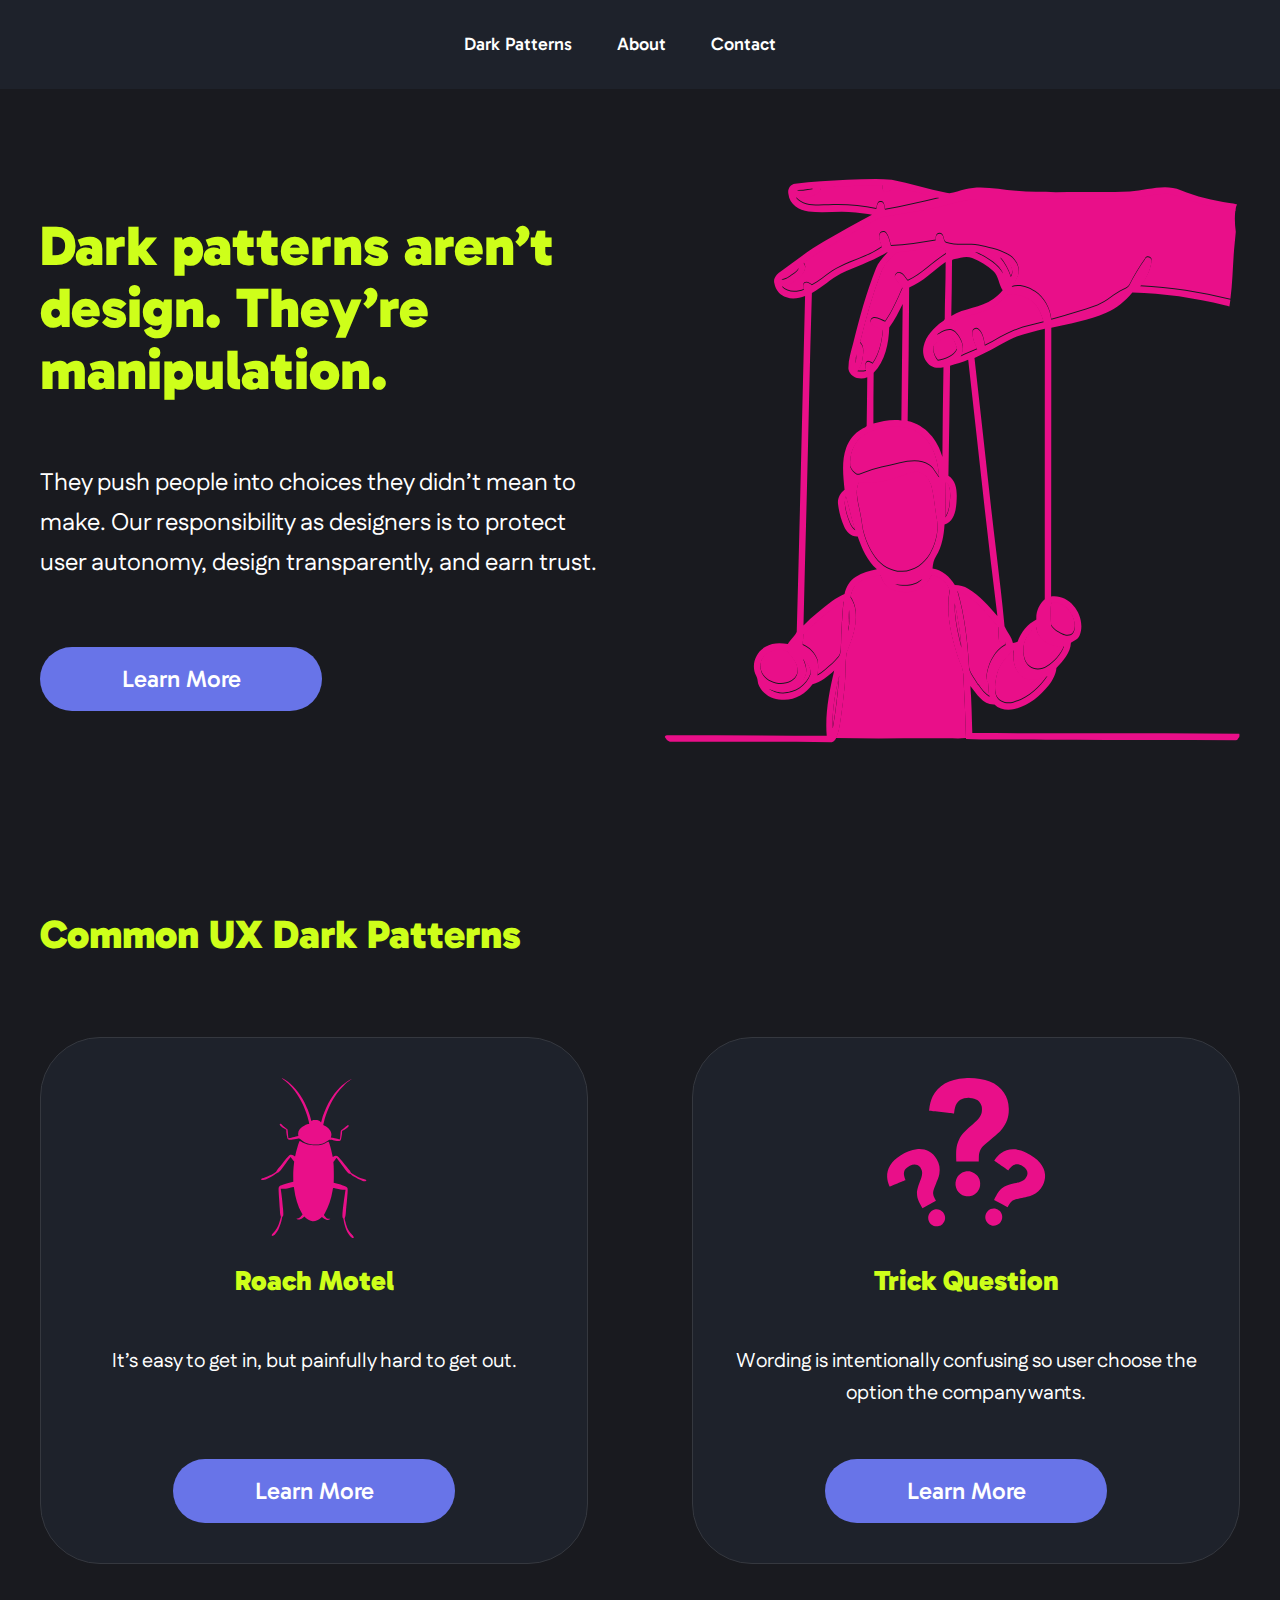
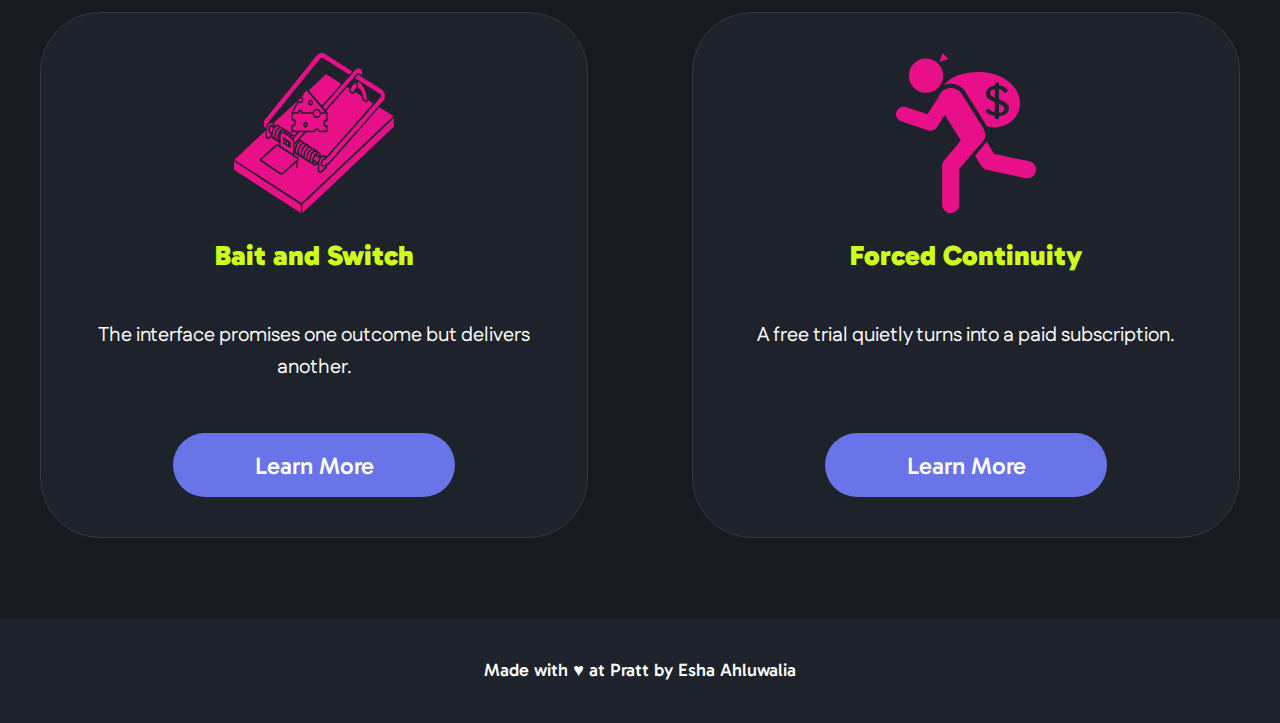
<file: index.html>
<!DOCTYPE html>

<html lang="en" dir="ltr">
<head>
    <meta charset="UTF-8">
    <link rel="stylesheet" href="personal-webpage.css">
    <link rel="stylesheet" href="https://cdnjs.cloudflare.com/ajax/libs/font-awesome/6.4.0/css/all.min.css">
    <meta name="viewport" content="width=device-width, initial-scale=1.0">
    <title>Dark Patterns</title>
    <link rel="preconnect" href="https://fonts.googleapis.com">
    <link rel="preconnect" href="https://fonts.gstatic.com" crossorigin>
    <link href="https://fonts.googleapis.com/css2?family=Gabarito:wght@400..900&display=swap" rel="stylesheet">
    <link rel="preconnect" href="https://fonts.googleapis.com">
    <link rel="preconnect" href="https://fonts.gstatic.com" crossorigin>
    <link href="https://fonts.googleapis.com/css2?family=Fustat:wght@200..800&display=swap" rel="stylesheet">

  
</head>
<body>
    <div class=nav-bar> 
        <nav>
            <a href="#dark-patterns">Dark Patterns</a>
            <a href="about.html">About</a>
            <a href="contact.html">Contact</a>
        </nav>
    </div>
    <div class="container" role="main">
        <div class="top-half">
            <div class="top-container">
                <div class="header-content">
                    <h1>Dark patterns aren’t design. They’re manipulation.</h1>
                    <p>They push people into choices they didn’t mean to make. Our responsibility as designers 
                        is to protect user autonomy, design transparently, and earn trust.
                    </p>
                </div>
                <a class="button" href="#dark-patterns">Learn More</a>
            </div>
            
            <div class="top-container">
                <img src="manipulation.svg" alt="A user being manipulated like a puppet">
            </div>
        </div>

        <div id="dark-patterns">
                <h2>Common UX Dark Patterns</h2>
                <div class="bottom-half">
                    <div class="bottom-card">
                        <div class="card-content">
                            <img src="roach.svg" alt="Cockroach.">
                            <h3>Roach Motel</h3>
                            <p class="pattern-description">It’s easy to get in, but painfully hard to get out.
                            </p>
                        </div>
                        <a class="button" href="roach-motel.html">Learn More</a>
                    </div>
                    <div class="bottom-card">
                        <div class="card-content">
                            <img src="question.svg" alt="Question marks.">
                            <h3>Trick Question</h3>
                            <p class="pattern-description">Wording is intentionally confusing so user choose the option 
                                the company wants.
                            </p>
                        </div>
                        <a class="button" href="trick-question.html">Learn More</a>
                    </div>

                    <div class="bottom-card">
                        <div class="card-content">
                            <img src="bait.svg" alt="Cheese mouse trap.">
                            <h3>Bait and Switch</h3>
                            <p class="pattern-description">The interface promises one outcome but delivers another.
                            </p>
                        </div>
                        <a class="button" href="bait-and-switch.html">Learn More</a>
                    </div>
                    
                    
                    <div class="bottom-card">
                        <div class="card-content">
                            <img src="theif.svg" alt="myPaws Degree Audit.">
                            <h3>Forced Continuity</h3>
                            <p class="pattern-description">A free trial quietly turns into a paid subscription.
                            </p>
                        </div>
                        <a class="button" href="forced-continuity.html">Learn More</a>
                    </div>
            </div>    
         </div>
    </div>
    <footer>
        <p>Made with ♥ at Pratt by Esha Ahluwalia</p>
    </footer>
</body>
</html>
</file>
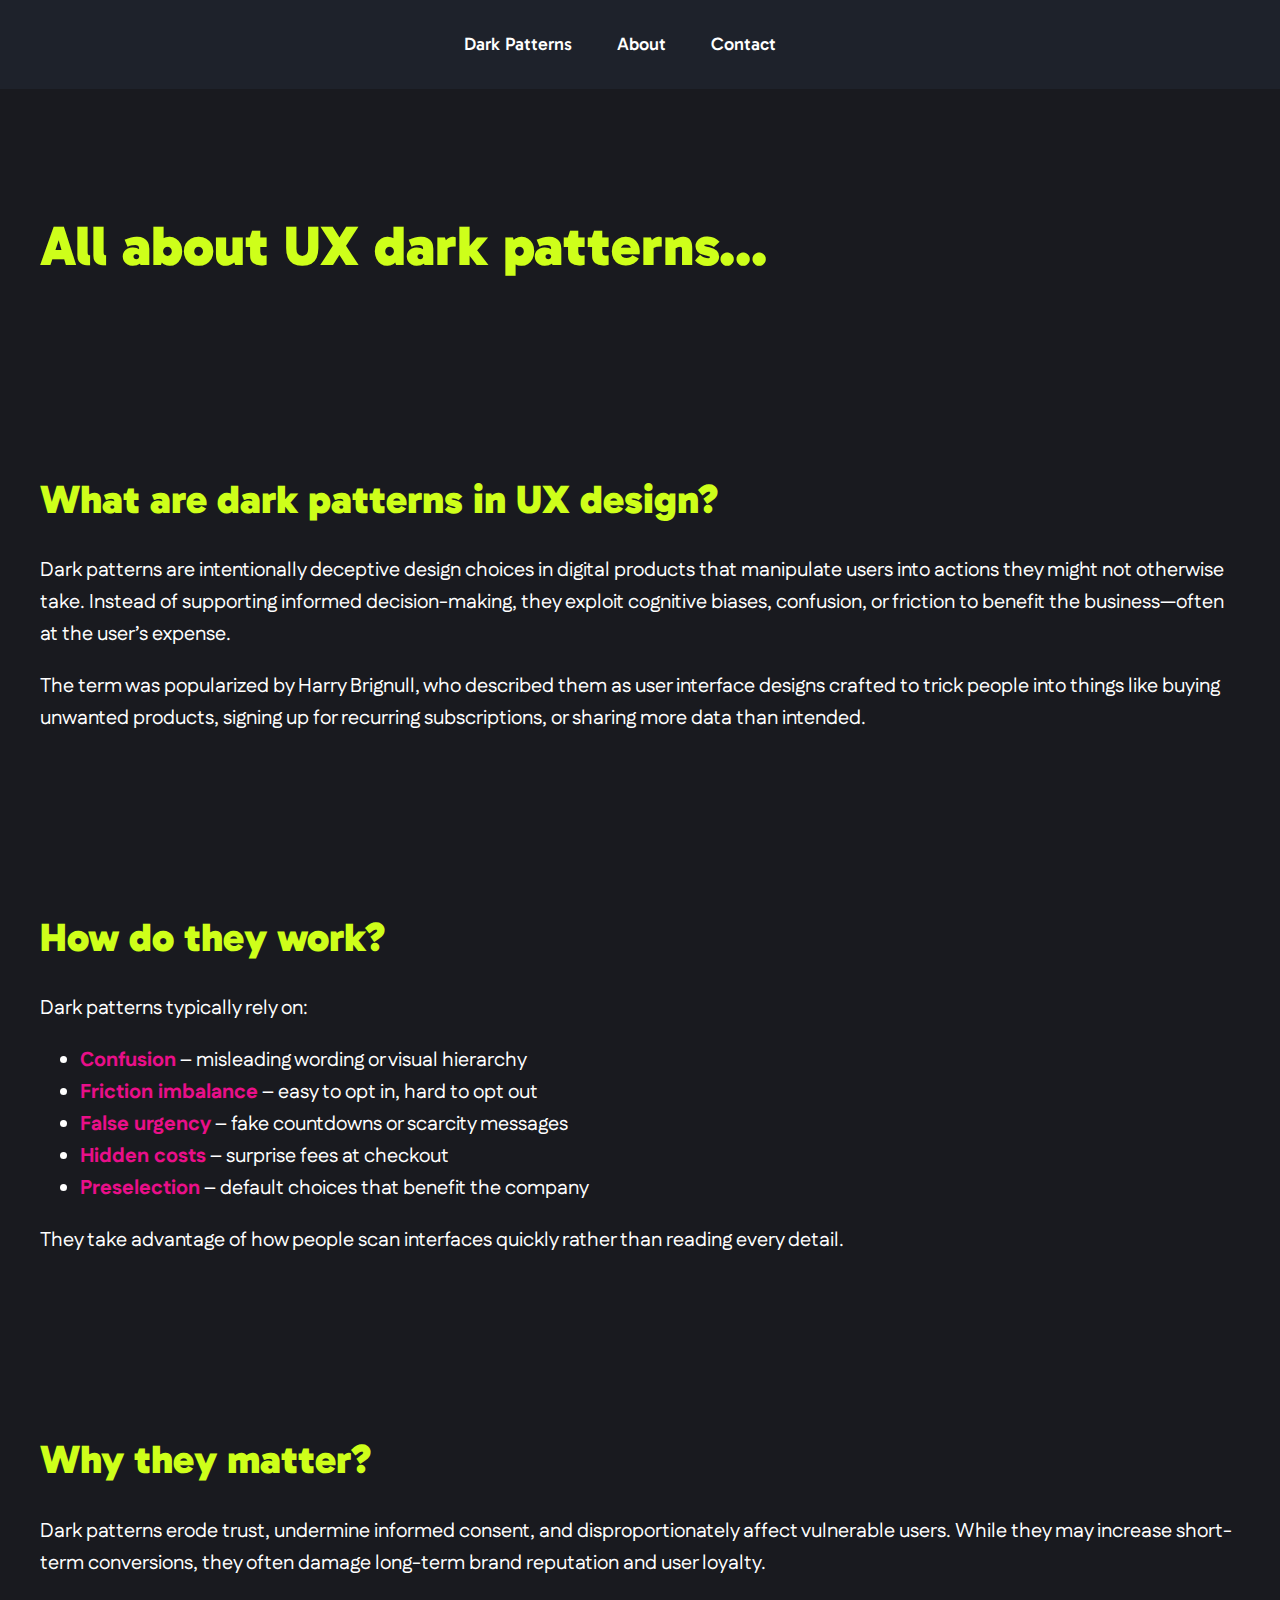
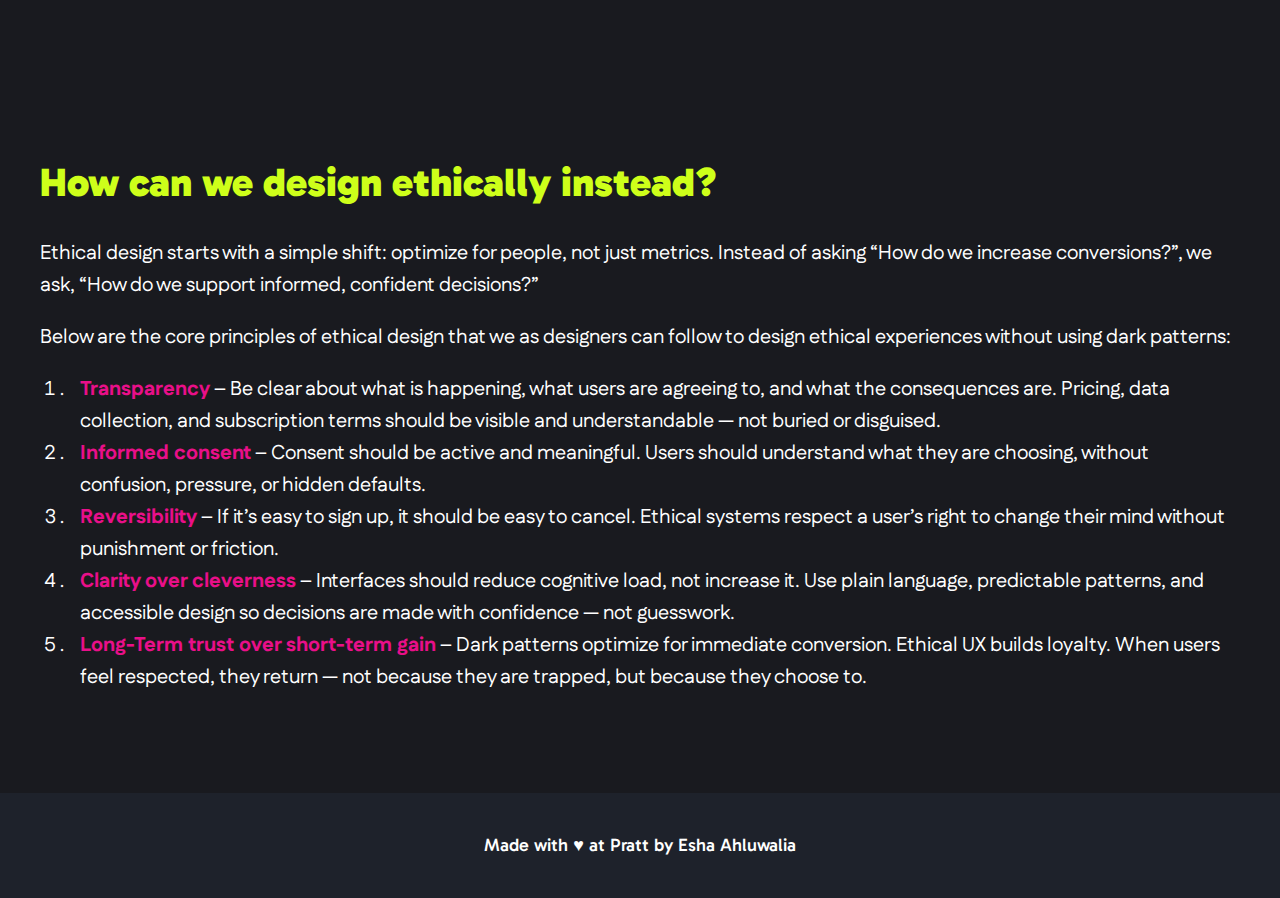
<file: about.html>
<!DOCTYPE html>
<html lang="en" dir="ltr"> 
    <head>
        <meta charset="UTF-8">
        <meta name="viewport" content="width=device-width, initial-scale=1.0">
        <link rel="stylesheet" href="personal-webpage.css">
        <title>About</title>
        <link rel="preconnect" href="https://fonts.googleapis.com">
        <link rel="preconnect" href="https://fonts.gstatic.com" crossorigin>
        <link href="https://fonts.googleapis.com/css2?family=Gabarito:wght@400..900&display=swap" rel="stylesheet">
        <link rel="preconnect" href="https://fonts.googleapis.com">
        <link rel="preconnect" href="https://fonts.gstatic.com" crossorigin>
        <link href="https://fonts.googleapis.com/css2?family=Fustat:wght@200..800&display=swap" rel="stylesheet">

    </head>
    
    <body>
        <div class="nav-bar">
            <nav> 
            <a href="index.html#dark-patterns">Dark Patterns</a>
            <a href="about.html">About</a>
            <a href="contact.html">Contact</a>
            </nav>
        </div>
        <div class="container"> 
            
            <h1>All about UX dark patterns...</h1>
            <div class="descriptive-text"> 
                <h2>
                    What are dark patterns in UX design?
                </h2>
                <p>
                   Dark patterns are intentionally deceptive design choices in digital products that 
                    manipulate users into actions they might not otherwise take. Instead of supporting 
                    informed decision-making, they exploit cognitive biases, confusion, or friction 
                    to benefit the business—often at the user’s expense.
                </p>
                <p>
                    The term was popularized by Harry Brignull, who described them as user interface 
                    designs crafted to trick people into things like buying unwanted products, signing 
                    up for recurring subscriptions, or sharing more data than intended.
                </p>
            </div>
            <div class="descriptive-text"> 
                <h2>
                    How do they work?
                </h2>
                <p>
                    Dark patterns typically rely on:
                </p>
                <ul> 
                    <li><span class="list-style">Confusion</span> – misleading wording or visual hierarchy</li>
                    <li><span class="list-style">Friction imbalance</span> – easy to opt in, hard to opt out</li>
                    <li><span class="list-style">False urgency</span> – fake countdowns or scarcity messages</li>
                    <li><span class="list-style">Hidden costs</span> – surprise fees at checkout</li>
                    <li><span class="list-style">Preselection</span> – default choices that benefit the company</li>
                </ul>
                <p>
                    They take advantage of how people scan interfaces quickly rather than reading every detail.
                </p>
            </div>
            <div class="descriptive-text"> 
                <h2>
                    Why they matter?
                </h2>
                <p>
                    Dark patterns erode trust, undermine informed consent, and disproportionately affect 
                    vulnerable users. While they may increase short-term conversions, they often damage 
                    long-term brand reputation and user loyalty.
                </p>
            </div>
            <div class="descriptive-text"> 
                <h2>
                    How can we design ethically instead?
                </h2>
                <p>
                    Ethical design starts with a simple shift: optimize for people, not just metrics. 
                    Instead of asking “How do we increase conversions?”, we ask, “How do we support 
                    informed, confident decisions?”
                </p>
                <p>
                    Below are the core principles of ethical design that we as designers can follow to 
                    design ethical experiences without using dark patterns:
                </p>
                <ol>
                    <li><span class="list-style">Transparency</span> – Be clear about what is happening, 
                        what users are agreeing to, and what the consequences are. Pricing, data collection, 
                        and subscription terms should be visible and understandable — not buried or disguised.
                    </li>
                    
                    <li><span class="list-style">Informed consent</span> – Consent should be active and 
                        meaningful. Users should understand what they are choosing, without confusion, 
                        pressure, or hidden defaults.
                    </li>
                    
                    <li><span class="list-style">Reversibility</span> – If it’s easy to sign up, it should 
                        be easy to cancel. Ethical systems respect a user’s right to change their mind 
                        without punishment or friction.
                    </li>
                    
                    <li><span class="list-style">Clarity over cleverness</span> – Interfaces should reduce 
                        cognitive load, not increase it. Use plain language, predictable patterns, and 
                        accessible design so decisions are made with confidence — not guesswork.
                    </li>
                    
                    <li><span class="list-style">Long-Term trust over short-term gain</span> – Dark patterns 
                        optimize for immediate conversion. Ethical UX builds loyalty. When users feel 
                        respected, they return — not because they are trapped, but because they 
                        choose to.
                    </li>
                </ol>
            </div>
        </div>
        <footer>
            <p>Made with ♥ at Pratt by Esha Ahluwalia</p>
        </footer>
    </body>
</html>
</file>
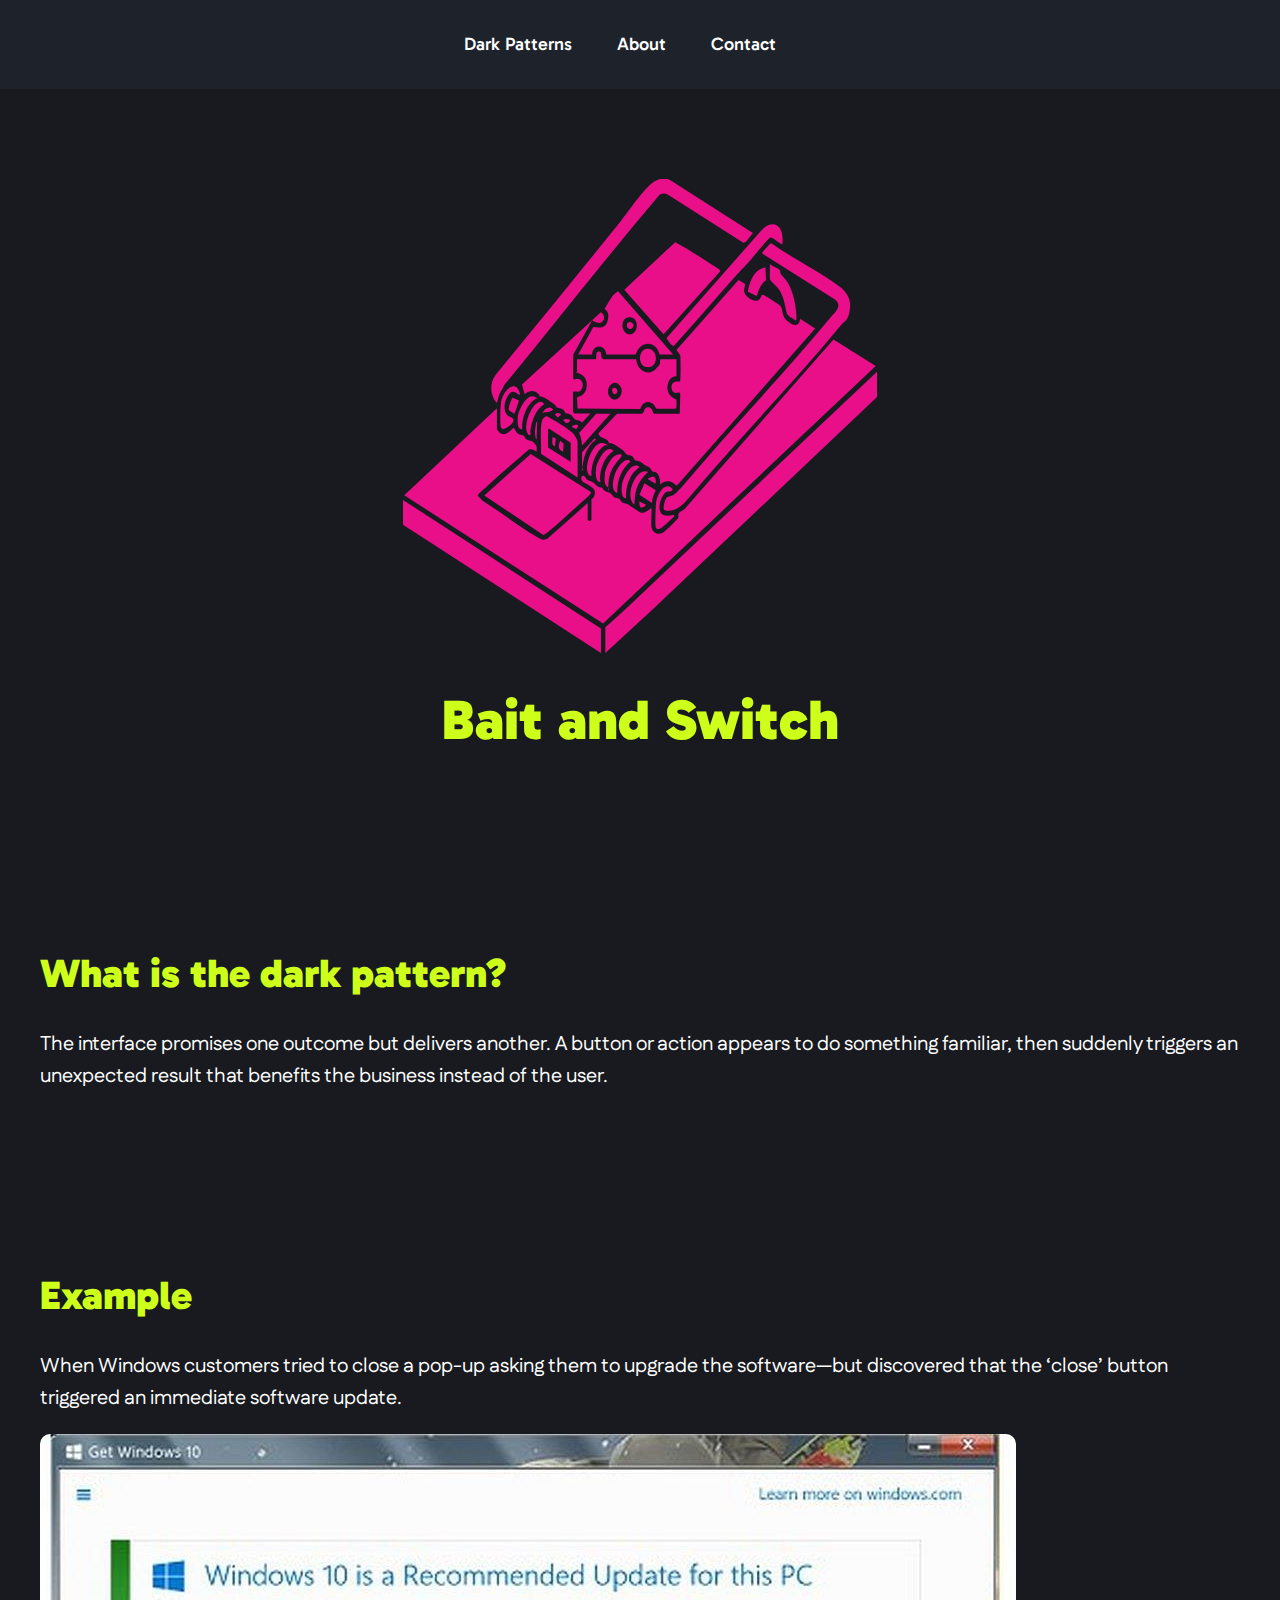
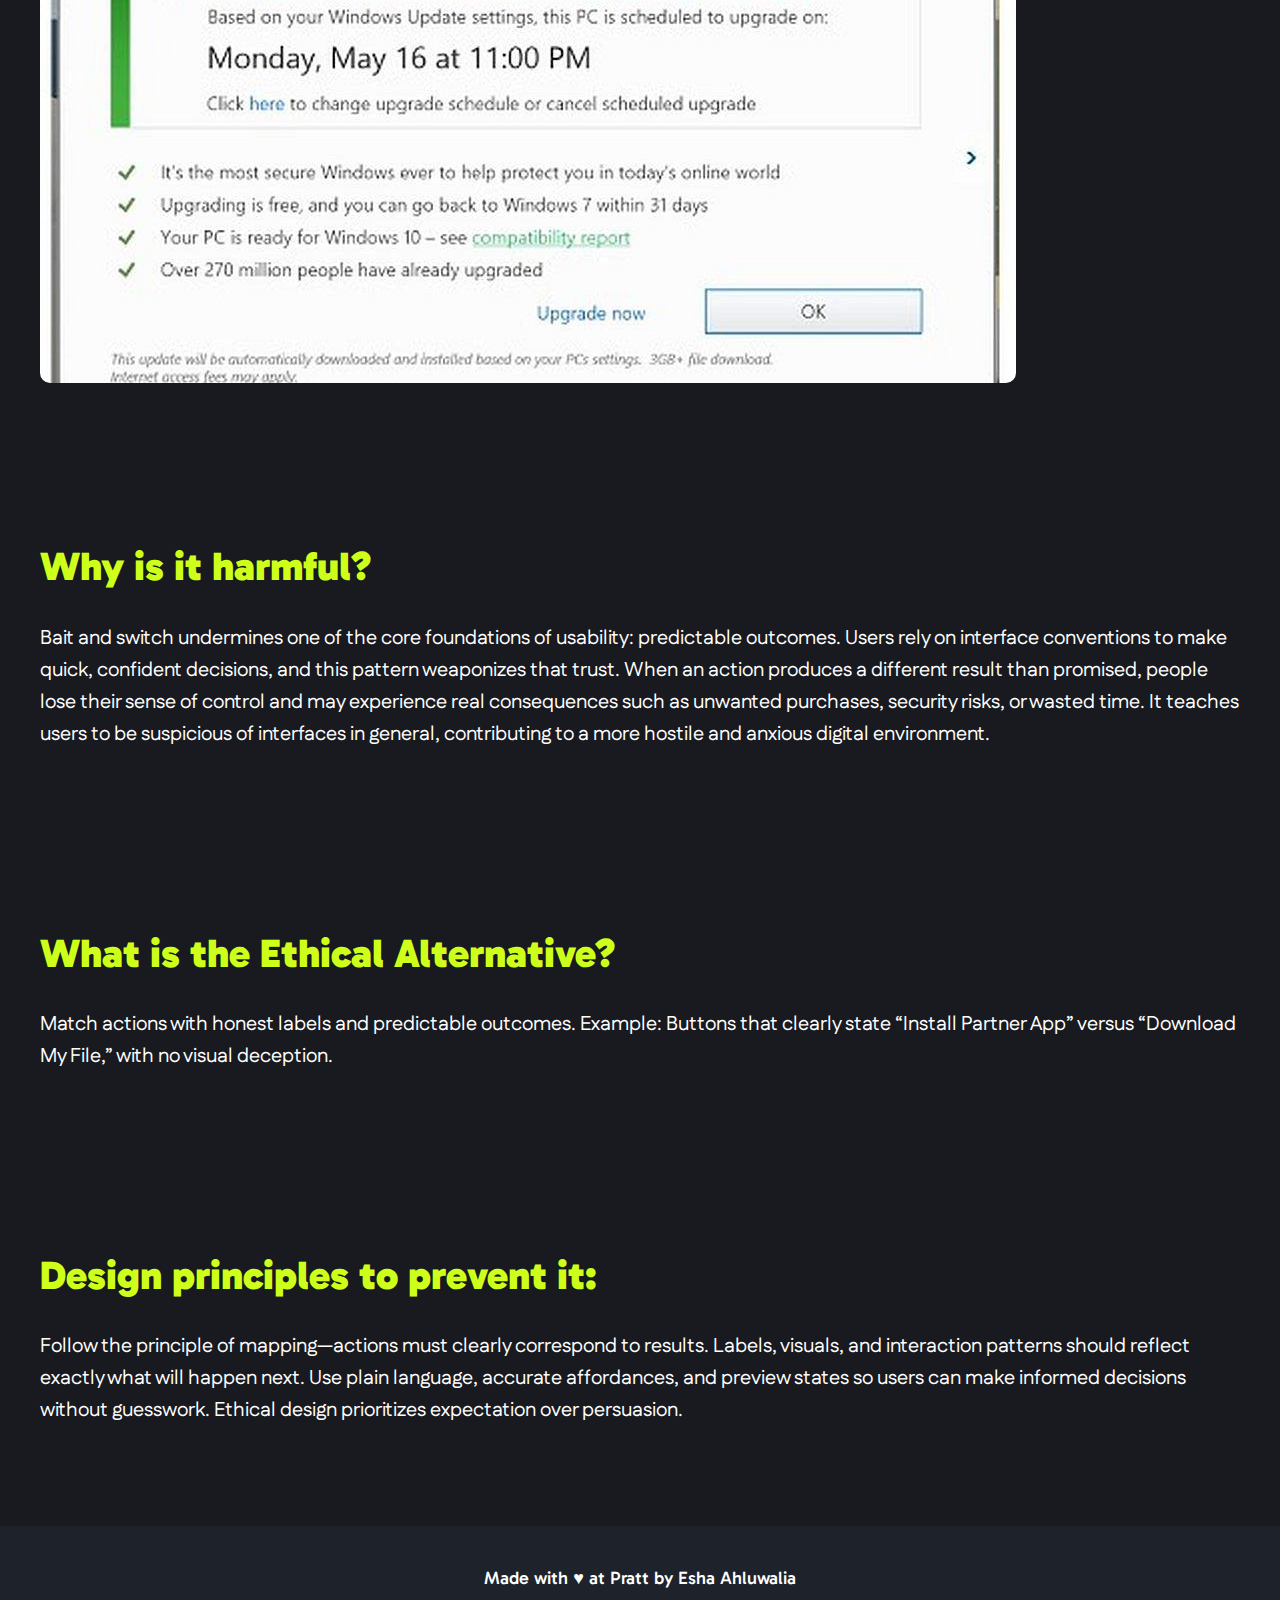
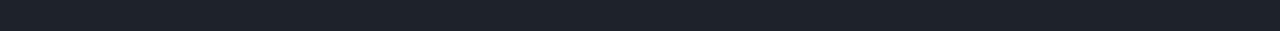
<file: bait-and-switch.html>
<html lang="en" dir="ltr"> 
    <head>
        <meta charset="UTF-8">
        <meta name="viewport" content="width=device-width, initial-scale=1.0">
        <link rel="stylesheet" href="personal-webpage.css">
        <title>Bait and Switch</title>
        <link rel="preconnect" href="https://fonts.googleapis.com">
        <link rel="preconnect" href="https://fonts.gstatic.com" crossorigin>
        <link href="https://fonts.googleapis.com/css2?family=Gabarito:wght@400..900&display=swap" rel="stylesheet">
        <link rel="preconnect" href="https://fonts.googleapis.com">
        <link rel="preconnect" href="https://fonts.gstatic.com" crossorigin>
        <link href="https://fonts.googleapis.com/css2?family=Fustat:wght@200..800&display=swap" rel="stylesheet">

    </head>
    
    <body>
        <div class="nav-bar">
            <nav> 
            <a href="#dark-patterns">Dark Patterns</a>
            <a href="about.html">About</a>
            <a href="contact.html">Contact</a>
            </nav>
        </div>
        <div class="container"> 
            <div class=pattern-header>
                <img src="bait.svg">
                 <h1>Bait and Switch</h1>
            </div>
            <div class="descriptive-text"> 
                <h2>
                    What is the dark pattern?
                </h2>
                <p>
                   The interface promises one outcome but delivers another. A button or action appears to do something 
                    familiar, then suddenly triggers an unexpected result that benefits the business instead of 
                    the user.
                </p>
            </div>
            <div class="descriptive-text"> 
                <h2>
                    Example
                </h2>
                <p>
                   When Windows customers tried to close a pop-up asking them to upgrade the software—but 
                    discovered that the ‘close’ button triggered an immediate software update.
                </p>
                <img src="microsoft-download.jpg" alt="Microsoft software download dialog.">
            </div>
            <div class="descriptive-text"> 
                <h2>
                    Why is it harmful?
                </h2>
                <p>
                   Bait and switch undermines one of the core foundations of usability: predictable outcomes. 
                    Users rely on interface conventions to make quick, confident decisions, and this pattern 
                    weaponizes that trust. When an action produces a different result than promised, people 
                    lose their sense of control and may experience real consequences such as unwanted purchases, 
                    security risks, or wasted time. It teaches users to be suspicious of interfaces in general, 
                    contributing to a more hostile and anxious digital environment.
                </p>
            </div>
            <div class="descriptive-text"> 
                <h2>
                    What is the Ethical Alternative?
                </h2>
                <p>
                    Match actions with honest labels and predictable outcomes.
                    Example: Buttons that clearly state “Install Partner App” versus “Download My File,” with 
                    no visual deception.
                </p>
            </div>
            <div class="descriptive-text"> 
                <h2>
                    Design principles to prevent it:
                </h2>
                <p>
                    Follow the principle of mapping—actions must clearly correspond to results. Labels, visuals, 
                    and interaction patterns should reflect exactly what will happen next. Use plain language, 
                    accurate affordances, and preview states so users can make informed decisions without guesswork. 
                    Ethical design prioritizes expectation over persuasion.
                </p>
            </div>
        </div>
        <footer>
            <p>Made with ♥ at Pratt by Esha Ahluwalia</p>
        </footer>
    </body>
</html>
</file>
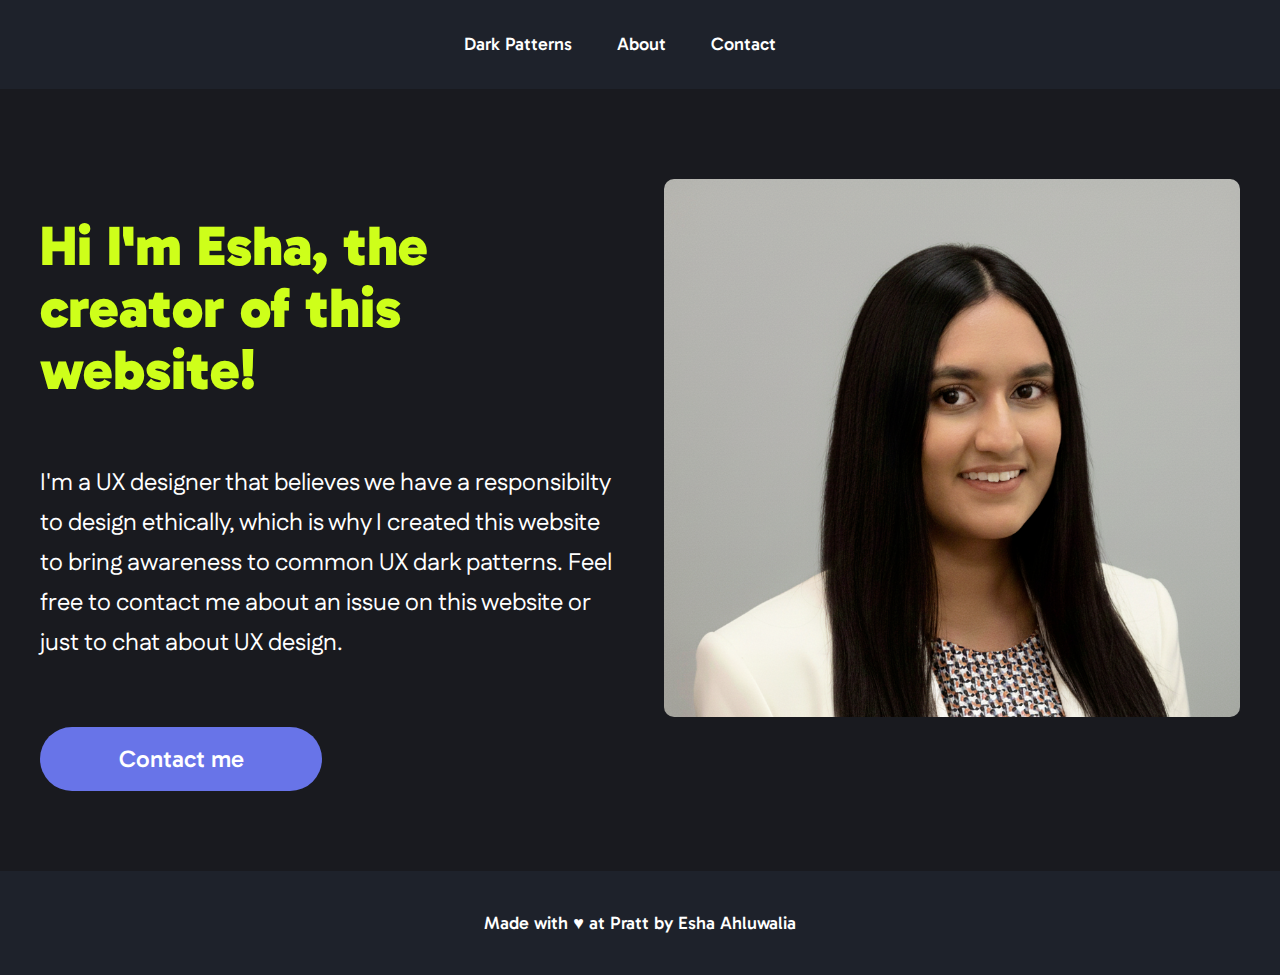
<file: contact.html>
<!DOCTYPE html>
<html lang="en" dir="ltr"> 
    <head>
        <meta charset="UTF-8">
        <meta name="viewport" content="width=device-width, initial-scale=1.0">
        <link rel="stylesheet" href="personal-webpage.css">
        <title>Contact</title>
        <link rel="preconnect" href="https://fonts.googleapis.com">
        <link rel="preconnect" href="https://fonts.gstatic.com" crossorigin>
        <link href="https://fonts.googleapis.com/css2?family=Gabarito:wght@400..900&display=swap" rel="stylesheet">
        <link rel="preconnect" href="https://fonts.googleapis.com">
        <link rel="preconnect" href="https://fonts.gstatic.com" crossorigin>
        <link href="https://fonts.googleapis.com/css2?family=Fustat:wght@200..800&display=swap" rel="stylesheet">

    </head>
    
    <body>
         <div class="nav-bar">
            <nav> 
            <a href="index.html#dark-patterns">Dark Patterns</a>
            <a href="about.html">About</a>
            <a href="contact.html">Contact</a>
            </nav>
        </div>
        <div class="container"> 
            <div class="top-half">
                <div class="top-container">
                    <div class="header-content">
                        <h1>Hi I'm Esha, the creator of this website!</h1>
                        <p>I'm a UX  designer that believes we have a responsibilty to design 
                            ethically, which is why I created this website to bring awareness to 
                            common UX dark patterns. Feel free to contact me about an issue on this website 
                            or just to chat about UX design. 
                        </p>
                    </div>
                    <a class="button" href="https://www.linkedin.com/in/eshaahluwalia1999">Contact me</a>
                </div>
                <div class="top-container">
                    <img src="Esha-headshot.png" alt="An image of Esha the website creator.">
                </div>
            </div>
        </div>
        <footer>
            <p>Made with ♥ at Pratt by Esha Ahluwalia</p>
        </footer>
    </body>
</html>
</file>
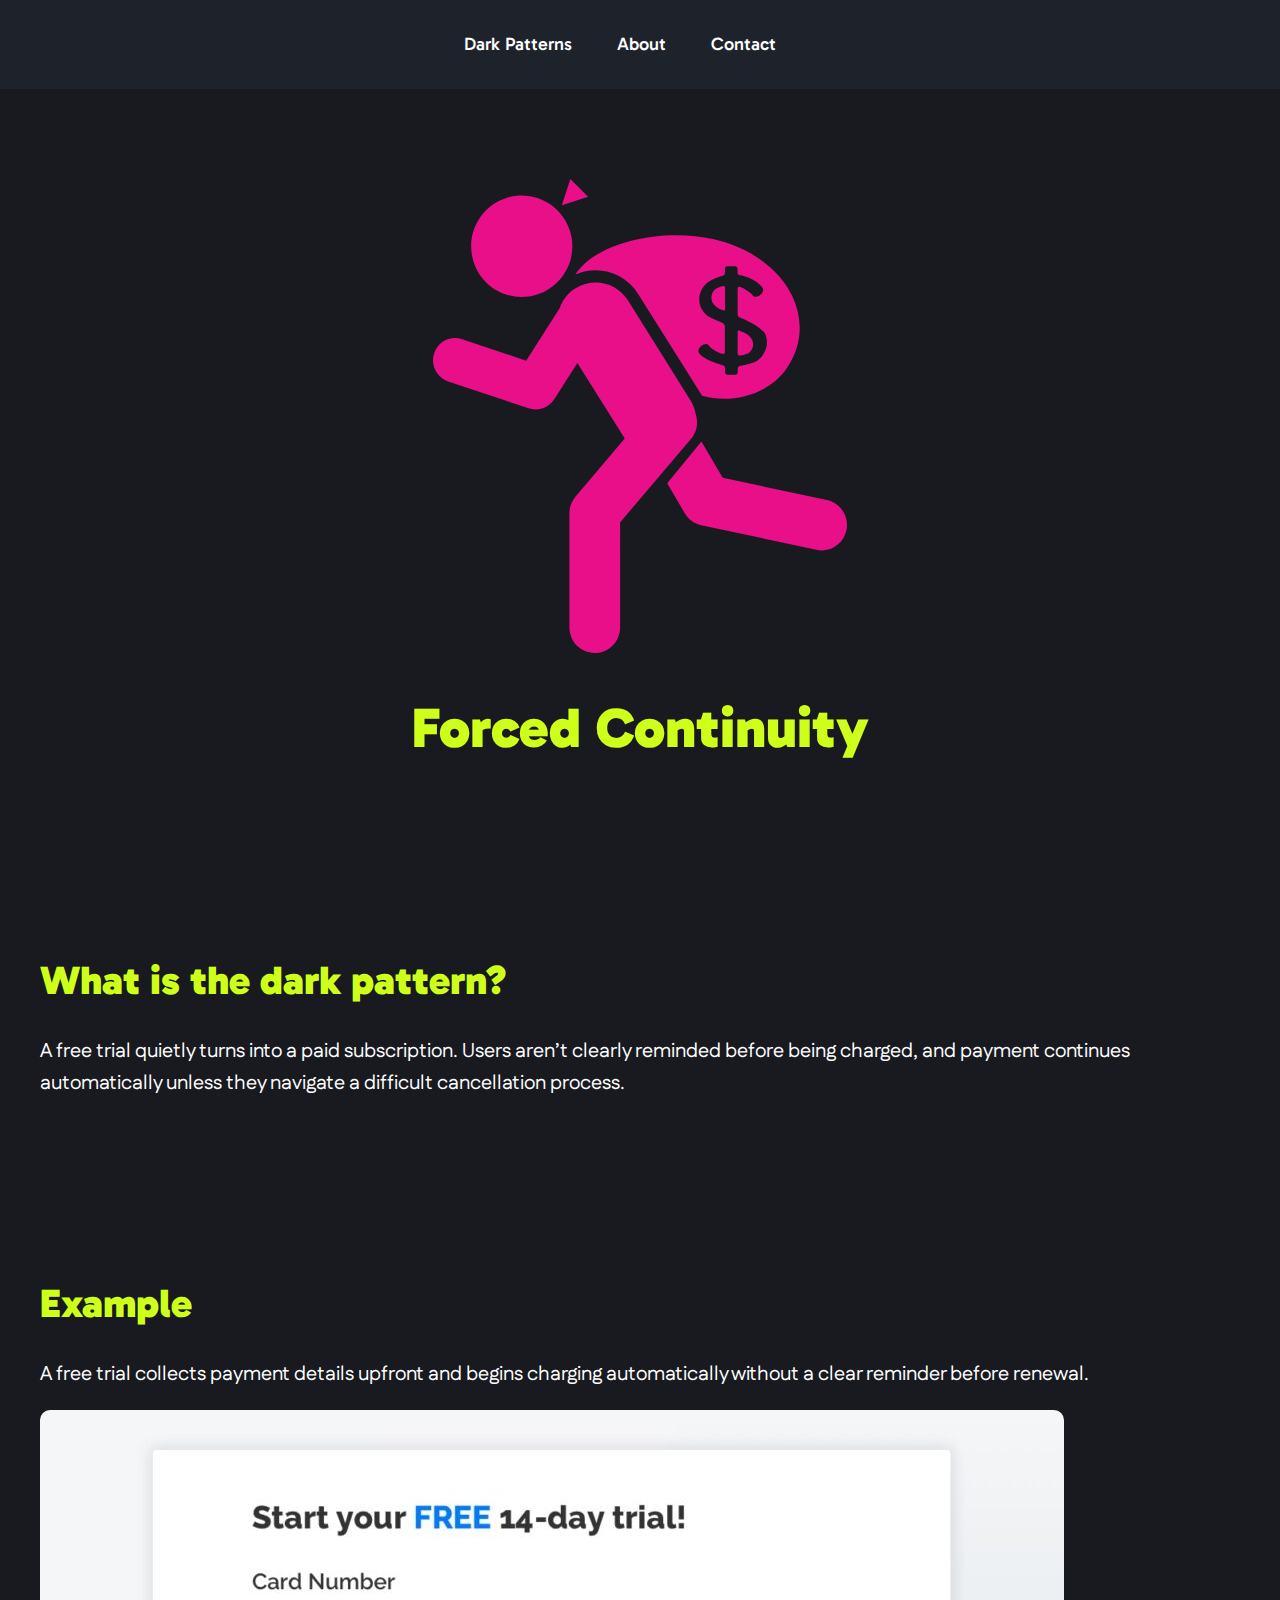
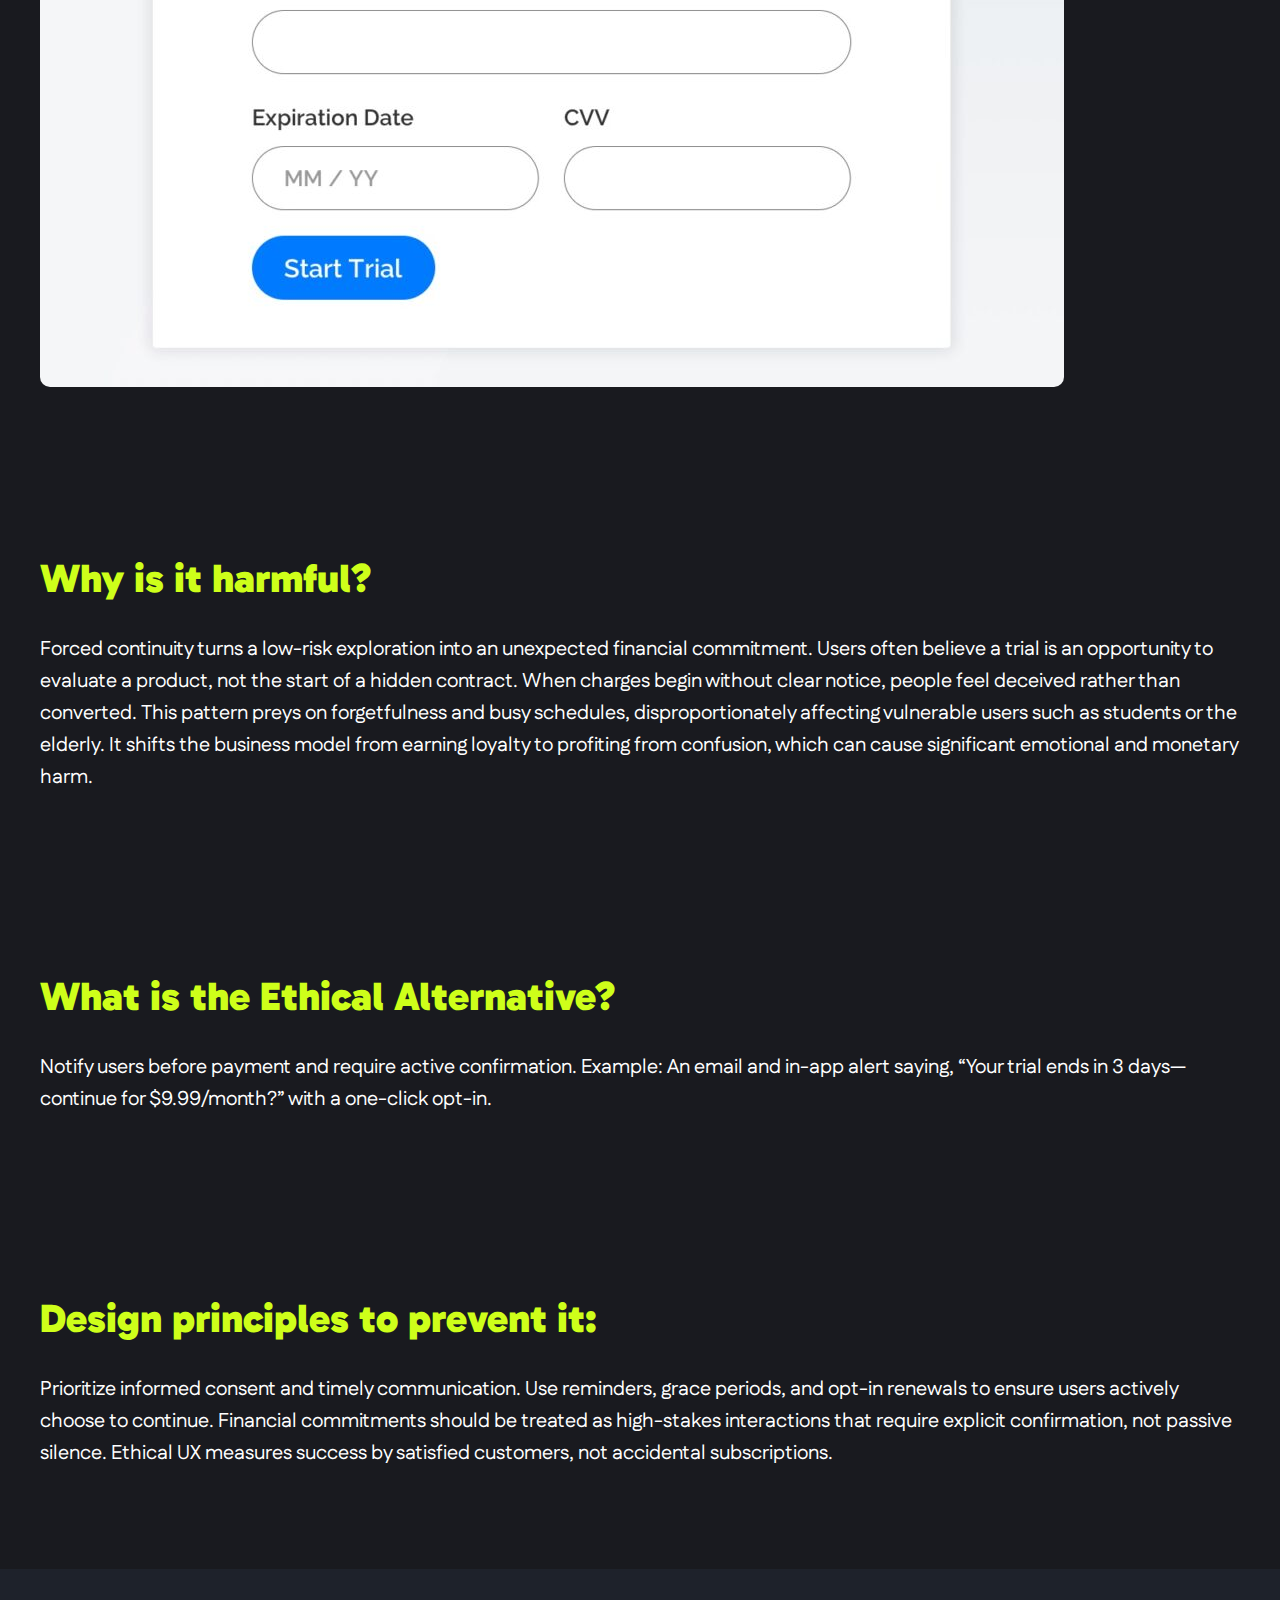
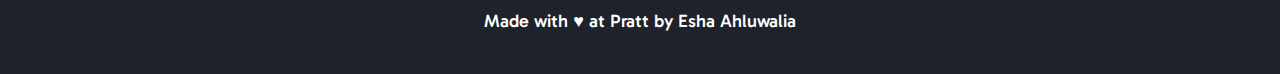
<file: forced-continuity.html>
<!DOCTYPE html>
<html lang="en" dir="ltr"> 
    <head>
        <meta charset="UTF-8">
        <meta name="viewport" content="width=device-width, initial-scale=1.0">
        <link rel="stylesheet" href="personal-webpage.css">
        <title>Forced Continuity</title>
        <link rel="preconnect" href="https://fonts.googleapis.com">
        <link rel="preconnect" href="https://fonts.gstatic.com" crossorigin>
        <link href="https://fonts.googleapis.com/css2?family=Gabarito:wght@400..900&display=swap" rel="stylesheet">
        <link rel="preconnect" href="https://fonts.googleapis.com">
        <link rel="preconnect" href="https://fonts.gstatic.com" crossorigin>
        <link href="https://fonts.googleapis.com/css2?family=Fustat:wght@200..800&display=swap" rel="stylesheet">

    </head>
    
    <body>
        <div class="nav-bar">
            <nav> 
            <a href="#dark-patterns">Dark Patterns</a>
            <a href="about.html">About</a>
            <a href="contact.html">Contact</a>
            </nav>
        </div>
        <div class="container"> 
            <div class=pattern-header>
                <img src="theif.svg">
                 <h1>Forced Continuity</h1>
            </div>
            <div class="descriptive-text"> 
                <h2>
                    What is the dark pattern?
                </h2>
                <p>
                   A free trial quietly turns into a paid subscription. Users aren’t clearly reminded before being 
                    charged, and payment continues automatically unless they navigate a difficult cancellation process.
                </p>
            </div>
            <div class="descriptive-text"> 
                <h2>
                    Example
                </h2>
                <p>
                    A free trial collects payment details upfront and begins charging automatically without a clear 
                    reminder before renewal.
                </p>
                <img src="free-trial.jpg" alt="Subcribing for a free trial by giving payment information."> 
            </div>
            <div class="descriptive-text"> 
                <h2>
                    Why is it harmful?
                </h2>
                <p>
                   Forced continuity turns a low-risk exploration into an unexpected financial commitment. 
                    Users often believe a trial is an opportunity to evaluate a product, not the start of a hidden 
                    contract. When charges begin without clear notice, people feel deceived rather than converted. 
                    This pattern preys on forgetfulness and busy schedules, disproportionately affecting vulnerable 
                    users such as students or the elderly. It shifts the business model from earning loyalty to 
                    profiting from confusion, which can cause significant emotional and monetary harm.
                </p>
            </div>
            <div class="descriptive-text"> 
                <h2>
                    What is the Ethical Alternative?
                </h2>
                <p>
                    Notify users before payment and require active confirmation.
                    Example: An email and in-app alert saying, “Your trial ends in 3 days—continue for $9.99/month?” 
                    with a one-click opt-in.
                </p>
            </div>
            <div class="descriptive-text"> 
                <h2>
                    Design principles to prevent it:
                </h2>
                <p>
                    Prioritize informed consent and timely communication. Use reminders, grace periods, and opt-in 
                    renewals to ensure users actively choose to continue. Financial commitments should be treated as 
                    high-stakes interactions that require explicit confirmation, not passive silence. Ethical UX 
                    measures success by satisfied customers, not accidental subscriptions.
                </p>
            </div>
        </div>
        <footer>
            <p>Made with ♥ at Pratt by Esha Ahluwalia</p>
        </footer>
    </body>
</html>
</file>
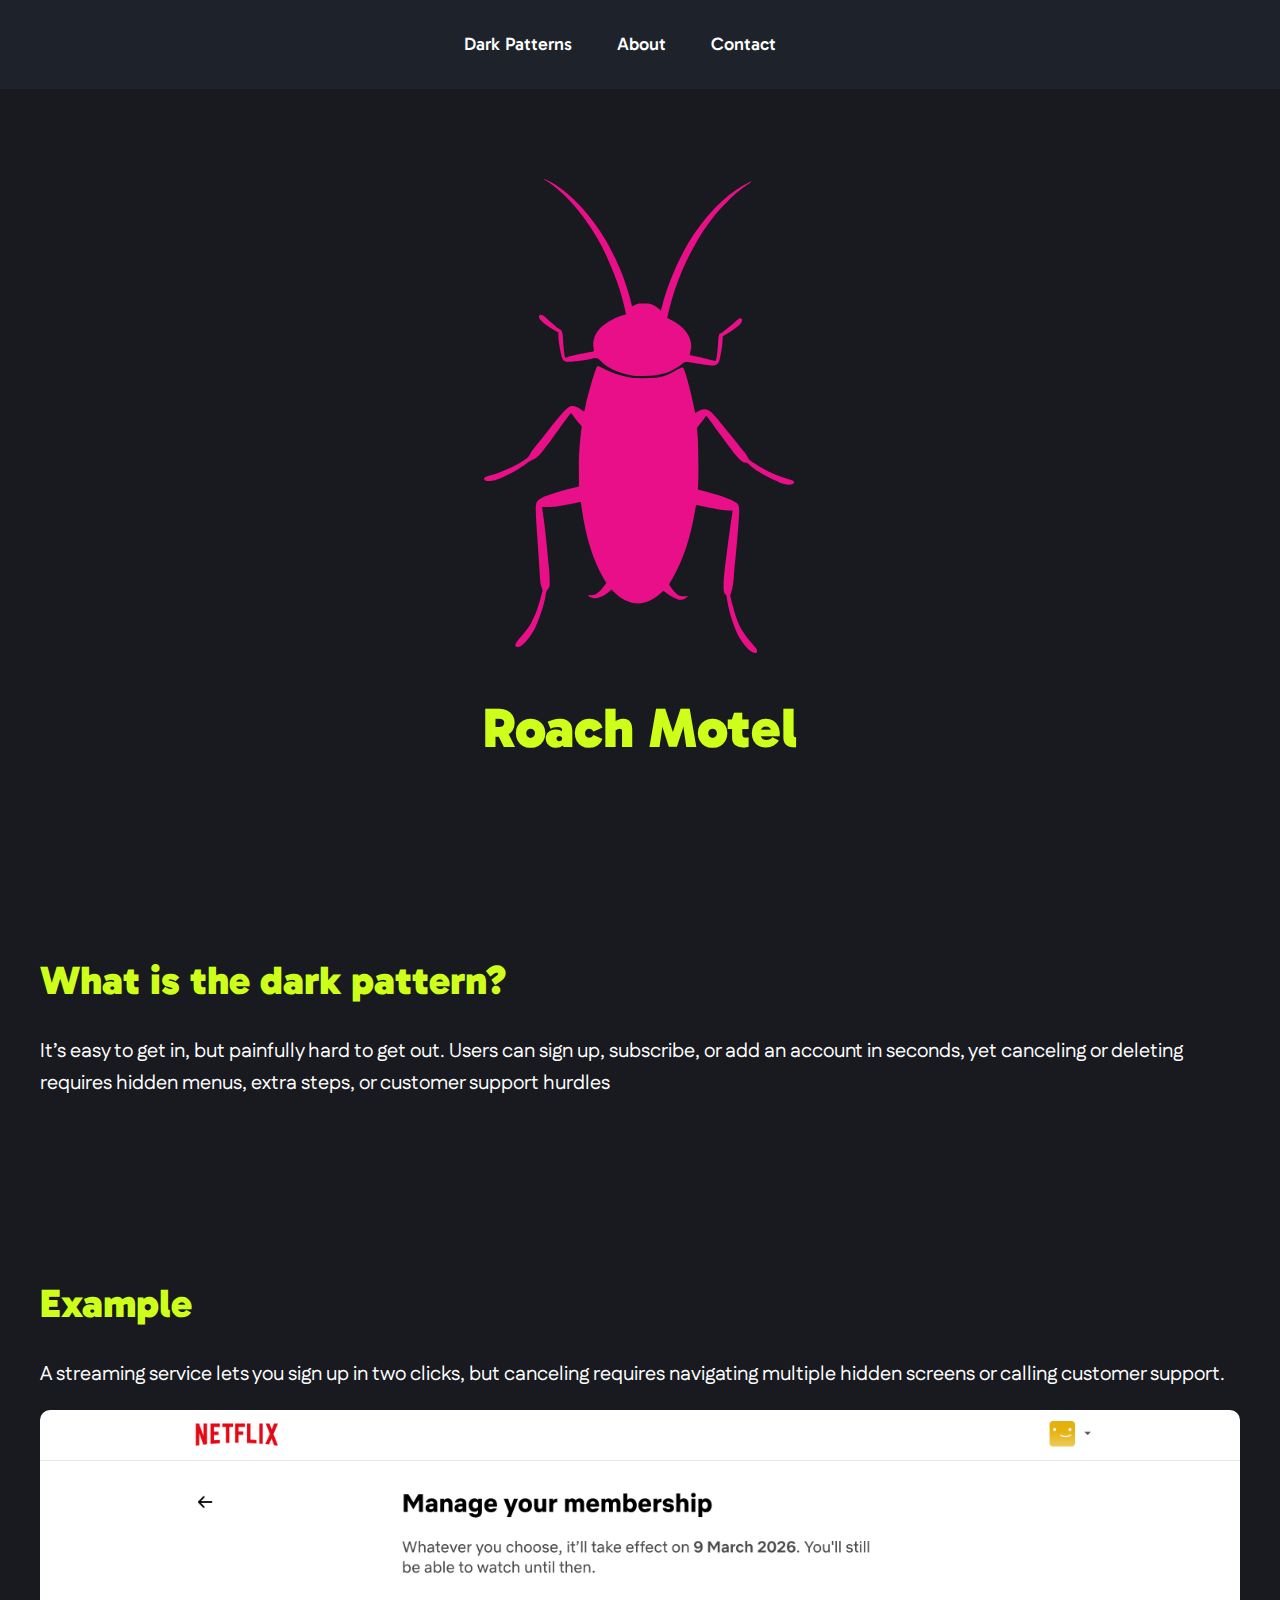
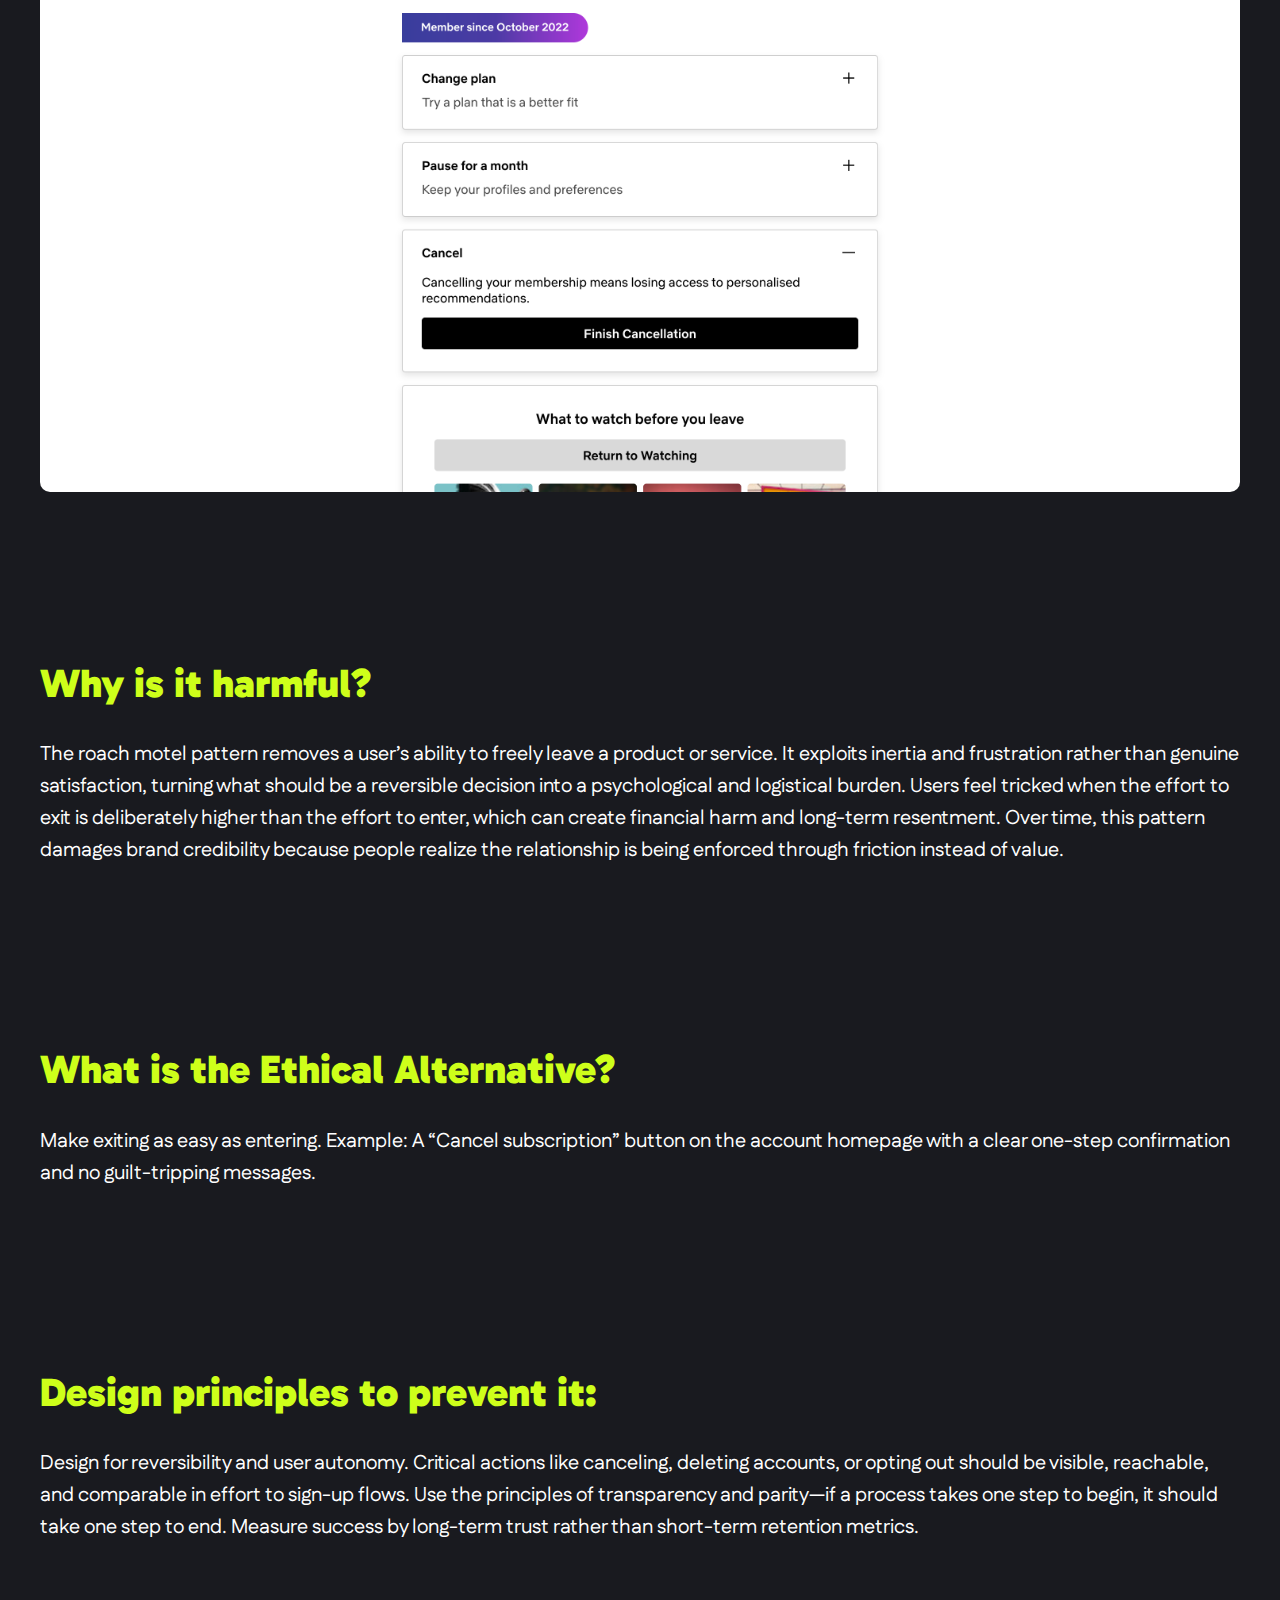
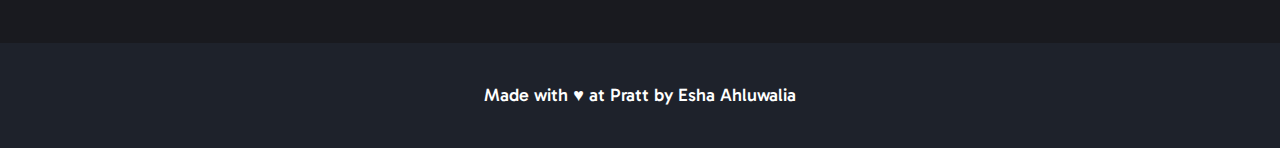
<file: roach-motel.html>
<!DOCTYPE html>
<html lang="en" dir="ltr"> 
    <head>
        <meta charset="UTF-8">
        <meta name="viewport" content="width=device-width, initial-scale=1.0">
        <link rel="stylesheet" href="personal-webpage.css">
        <title>Roach Motel</title>
        <link rel="preconnect" href="https://fonts.googleapis.com">
        <link rel="preconnect" href="https://fonts.gstatic.com" crossorigin>
        <link href="https://fonts.googleapis.com/css2?family=Gabarito:wght@400..900&display=swap" rel="stylesheet">
        <link rel="preconnect" href="https://fonts.googleapis.com">
        <link rel="preconnect" href="https://fonts.gstatic.com" crossorigin>
        <link href="https://fonts.googleapis.com/css2?family=Fustat:wght@200..800&display=swap" rel="stylesheet">

    </head>
    
    <body>
        <div class="nav-bar">
            <nav> 
            <a href="#dark-patterns">Dark Patterns</a>
            <a href="about.html">About</a>
            <a href="contact.html">Contact</a>
            </nav>
        </div>
        <div class="container"> 
            <div class=pattern-header>
                <img src="roach.svg">
                 <h1>Roach Motel</h1>
            </div>
            <div class="descriptive-text"> 
                <h2>
                    What is the dark pattern?
                </h2>
                <p>
                   It’s easy to get in, but painfully hard to get out. Users can sign up, subscribe, or add an 
                    account in seconds, yet canceling or deleting requires hidden menus, extra steps, or customer 
                    support hurdles
                </p>
            </div>
            <div class="descriptive-text"> 
                <h2>
                    Example
                </h2>
                <p>
                   A streaming service lets you sign up in two clicks, but canceling requires navigating multiple
                    hidden screens or calling customer support.
                </p>
                <img src="cancel-membership.png" alt="Cancelling membership on Netflix requires many steps">
            </div>
            <div class="descriptive-text"> 
                <h2>
                    Why is it harmful?
                </h2>
                <p>
                   The roach motel pattern removes a user’s ability to freely leave a product or service. 
                    It exploits inertia and frustration rather than genuine satisfaction, turning what should 
                    be a reversible decision into a psychological and logistical burden. Users feel tricked when 
                    the effort to exit is deliberately higher than the effort to enter, which can create financial 
                    harm and long-term resentment. Over time, this pattern damages brand credibility because people 
                    realize the relationship is being enforced through friction instead of value.
                </p>
            </div>
            <div class="descriptive-text"> 
                <h2>
                    What is the Ethical Alternative?
                </h2>
                <p>
                   Make exiting as easy as entering.
                   Example: A “Cancel subscription” button on the account homepage with a clear one-step 
                    confirmation and no guilt-tripping messages.
                </p>
            </div>
            <div class="descriptive-text"> 
                <h2>
                    Design principles to prevent it:
                </h2>
                <p>
                    Design for reversibility and user autonomy. Critical actions like canceling, deleting accounts, 
                    or opting out should be visible, reachable, and comparable in effort to sign-up flows. Use the 
                    principles of transparency and parity—if a process takes one step to begin, it should take one 
                    step to end. Measure success by long-term trust rather than short-term retention metrics.
                </p>
            </div>
        </div>
        <footer>
            <p>Made with ♥ at Pratt by Esha Ahluwalia</p>
        </footer>
    </body>
</html>
</file>
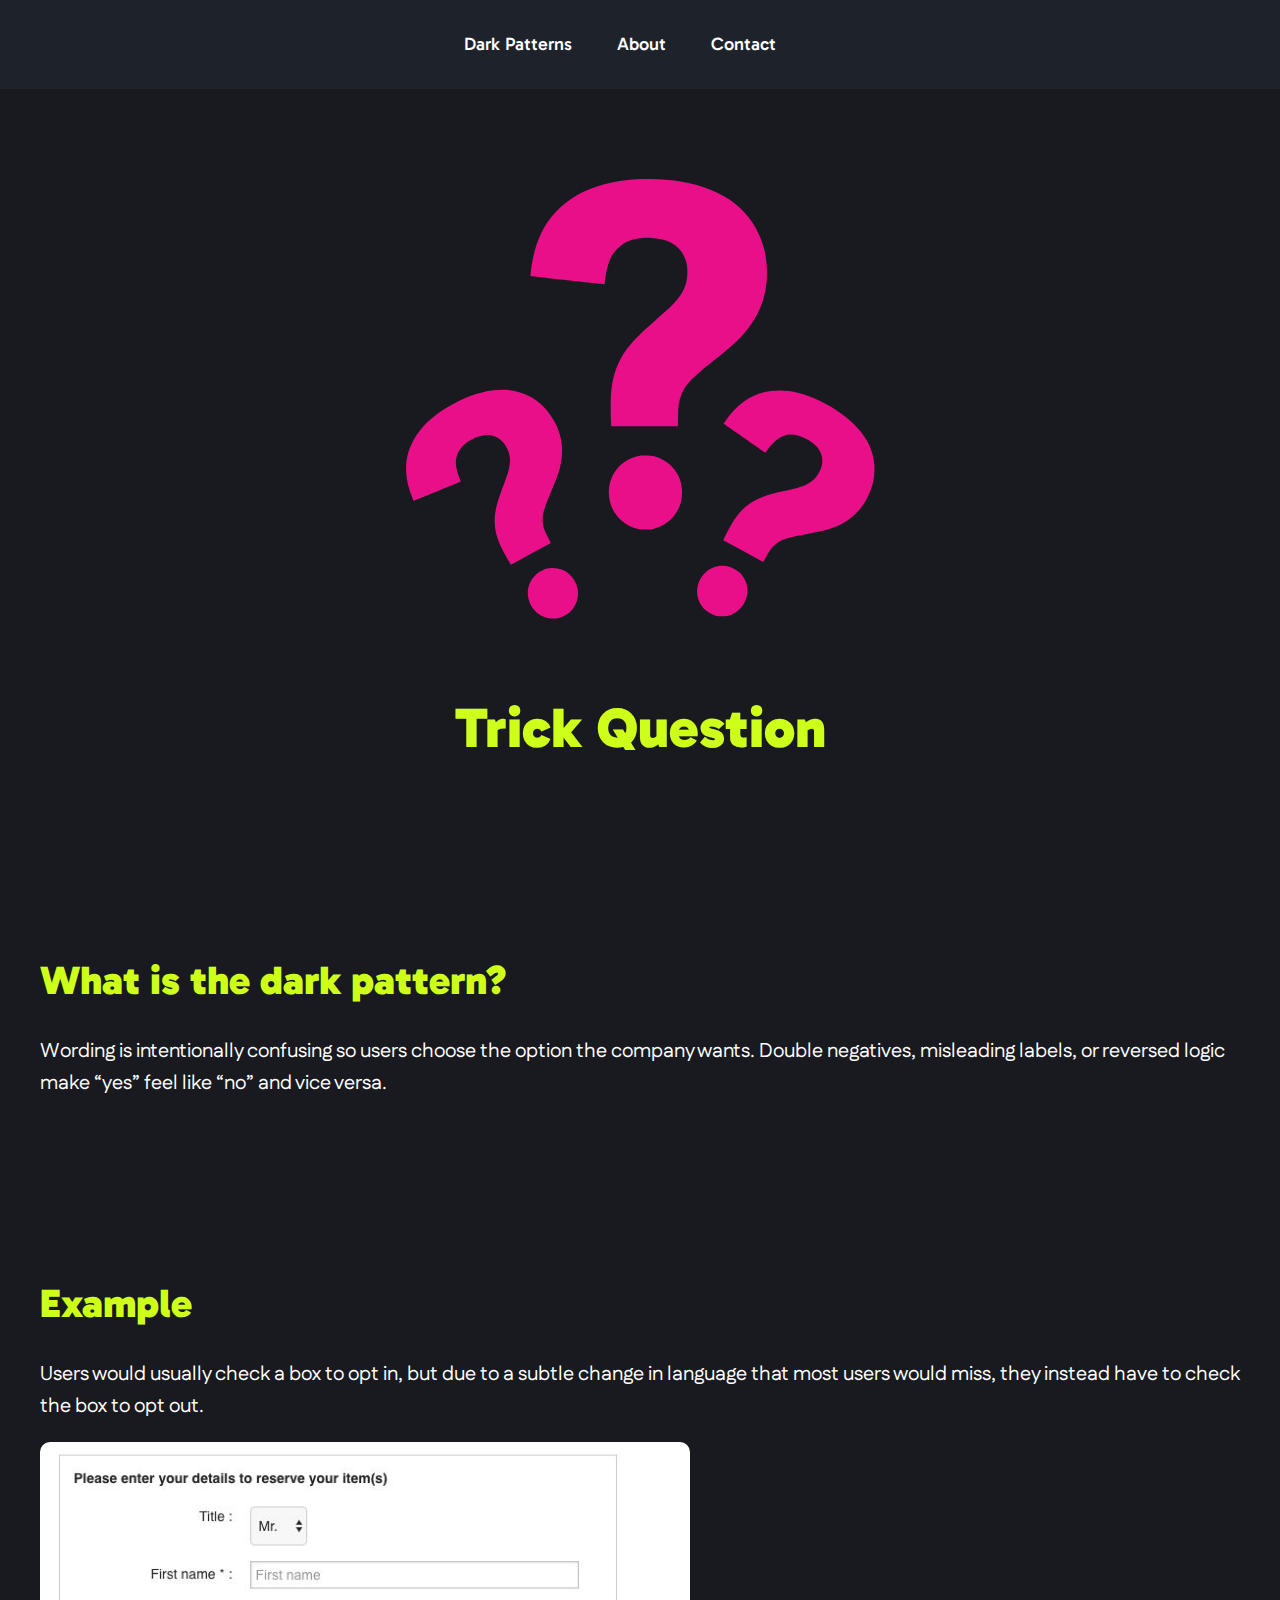
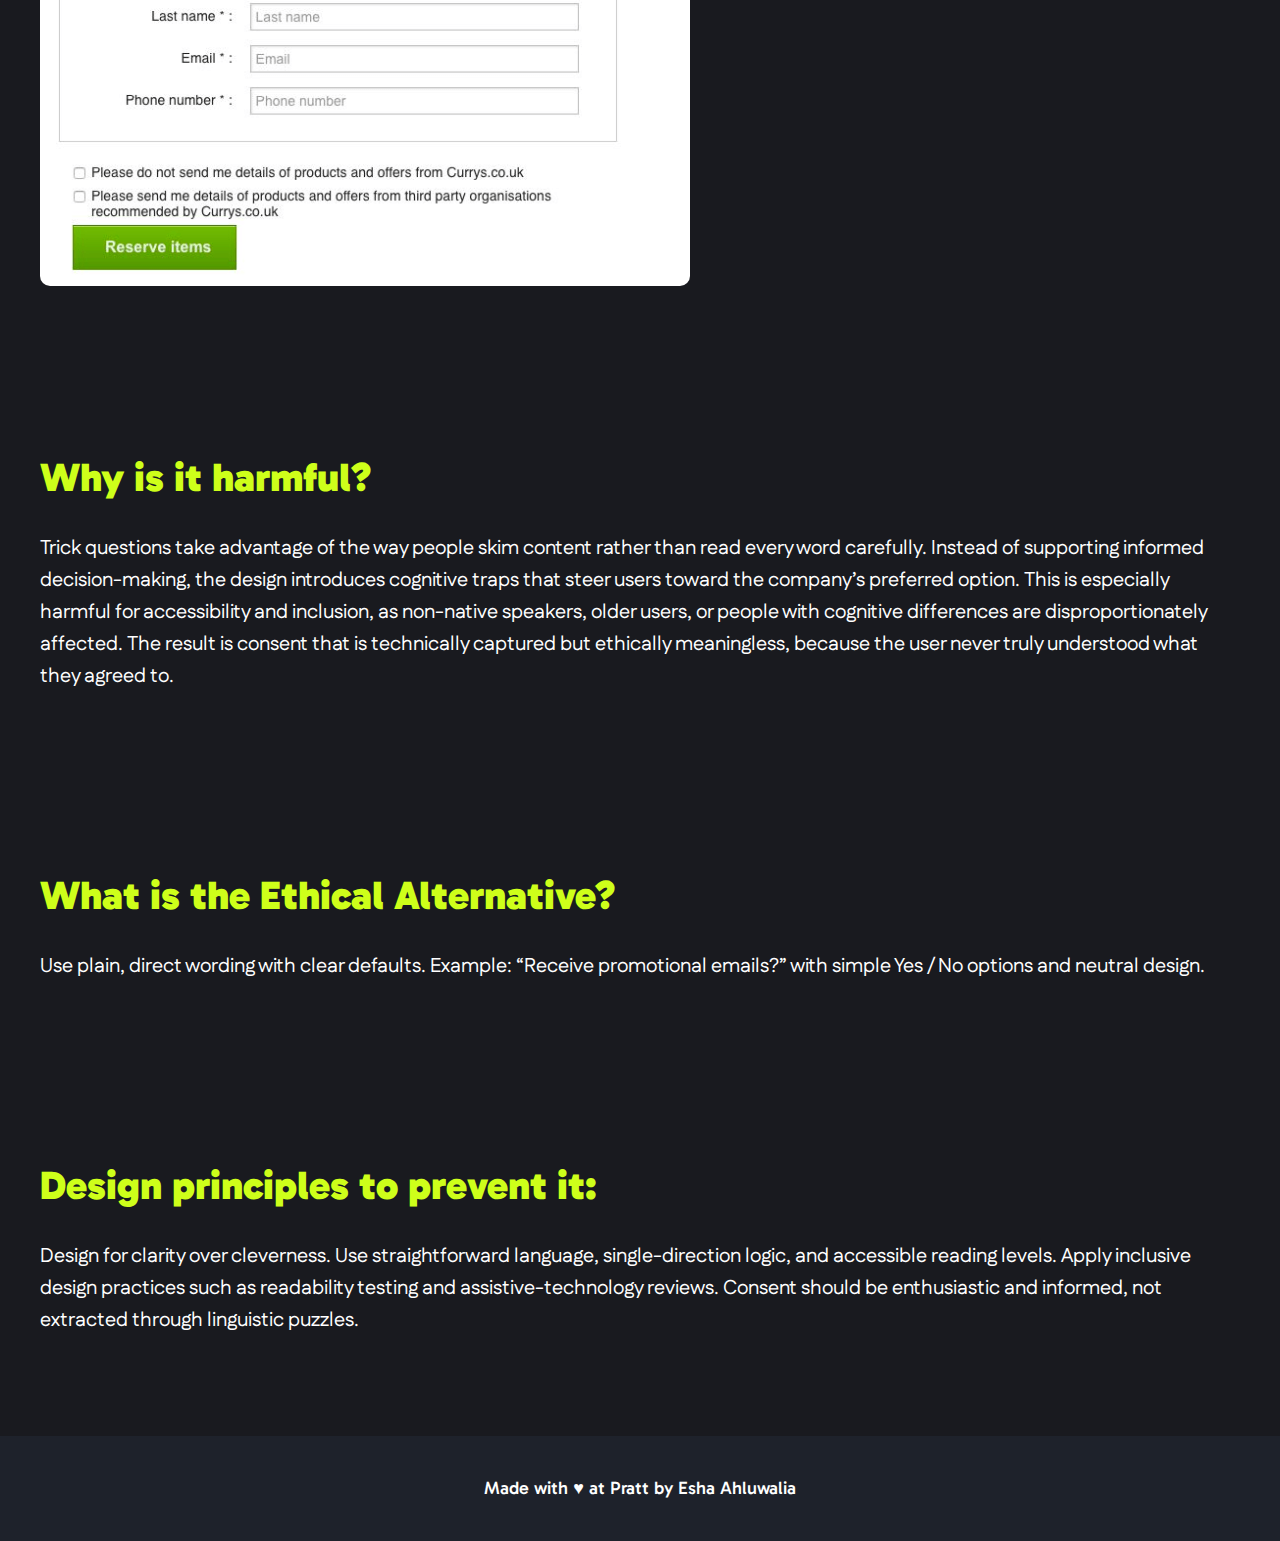
<file: trick-question.html>
<!DOCTYPE html>
<html lang="en" dir="ltr"> 
    <head>
        <meta charset="UTF-8">
        <meta name="viewport" content="width=device-width, initial-scale=1.0">
        <link rel="stylesheet" href="personal-webpage.css">
        <title>Trick Question</title>
        <link rel="preconnect" href="https://fonts.googleapis.com">
        <link rel="preconnect" href="https://fonts.gstatic.com" crossorigin>
        <link href="https://fonts.googleapis.com/css2?family=Gabarito:wght@400..900&display=swap" rel="stylesheet">
        <link rel="preconnect" href="https://fonts.googleapis.com">
        <link rel="preconnect" href="https://fonts.gstatic.com" crossorigin>
        <link href="https://fonts.googleapis.com/css2?family=Fustat:wght@200..800&display=swap" rel="stylesheet">

    </head>
    
    <body>
        <div class="nav-bar">
            <nav> 
            <a href="#dark-patterns">Dark Patterns</a>
            <a href="about.html">About</a>
            <a href="contact.html">Contact</a>
            </nav>
        </div>
        <div class="container"> 
            <div class=pattern-header>
                <img src="question.svg">
                 <h1>Trick Question</h1>
            </div>
            <div class="descriptive-text"> 
                <h2>
                    What is the dark pattern?
                </h2>
                <p>
                   Wording is intentionally confusing so users choose the option the company wants. 
                    Double negatives, misleading labels, or reversed logic make “yes” feel like “no” 
                    and vice versa.
                </p>
            </div>
            <div class="descriptive-text"> 
                <h2>
                    Example
                </h2>
                <p>
                   Users would usually check a box to opt in, but due to a subtle change in language 
                    that most users would miss, they instead have to check the box to opt out. 
                </p>
                <img src="opt-out.png" alt="A dialog box asking users to check a box so that they don't receive emails.">
            </div>
            <div class="descriptive-text"> 
                <h2>
                    Why is it harmful?
                </h2>
                <p>
                   Trick questions take advantage of the way people skim content rather than read every word 
                    carefully. Instead of supporting informed decision-making, the design introduces cognitive 
                    traps that steer users toward the company’s preferred option. This is especially harmful 
                    for accessibility and inclusion, as non-native speakers, older users, or people with 
                    cognitive differences are disproportionately affected. The result is consent that is 
                    technically captured but ethically meaningless, because the user never truly understood 
                    what they agreed to.
                </p>
            </div>
            <div class="descriptive-text"> 
                <h2>
                    What is the Ethical Alternative?
                </h2>
                <p>
                    Use plain, direct wording with clear defaults.
                    Example: “Receive promotional emails?” with simple Yes / No options and neutral design.
                </p>
            </div>
            <div class="descriptive-text"> 
                <h2>
                    Design principles to prevent it:
                </h2>
                <p>
                    Design for clarity over cleverness. Use straightforward language, single-direction logic, 
                    and accessible reading levels. Apply inclusive design practices such as readability testing 
                    and assistive-technology reviews. Consent should be enthusiastic and informed, not extracted 
                    through linguistic puzzles.
                </p>
            </div>
        </div>
        <footer>
            <p>Made with ♥ at Pratt by Esha Ahluwalia</p>
        </footer>
    </body>
</html>
</file>
<file: personal-webpage.css>
body {
            /*trust the system ui fonts that are the default font of the operation system 0*/
            font-family: system-ui, sans-serif;
            /*this creates distance between copy lines like in Google docs*/
            line-height: 1.6;
            margin: 0;
            padding: 0;
            background-color: #191A1F;
            color: white;
        }

        .nav-bar {
            display: flex;
            align-items: center;
            justify-content: center;
            background-color: #1E222B;
            padding: 30px 0;
        }

        nav a {
            margin-right: 40px;
            text-decoration: none;
            color: #fff;
            font-size: 18px;
            font-weight: 500;
            font-family: Gabarito;
        }

        nav a:hover {
            color: #E90F89;
        }

        .container {
            /*It's wide enough to accommodate complex layouts on desktop screens while not being so wide that it looks empty or sparse on larger monitors.*/
            max-width: 1200px;
            /*sets the top and bottom margins of an element to 0 and centers it horizontally within its parent element.*/
            margin: 0 auto;
            padding: 90px 20px 40px 20px;
            display: flex;
            flex-direction: column; 
            align-items: flex-start;
            gap: 128px;
        }
        .top-half {
            /* This It creates a flex formatting context for its contents. Child elements become flex items.
It allows for powerful alignment and distribution of space among items in a container, even when their size is unknown or dynamic.*/
            display: flex;  
            /* Evenly distributes the flex items along the main axis.
The first item is flush with the start edge of the container, and the last item is flush with the end edge.
All remaining space is evenly distributed between the items.*/
            justify-content: space-between;
        }
        
        .top-container {
            /* notice this is as close to half giving a bit of space between copy and photo*/
            width: 48%;
            color: white;
        }

        .top-container p {
            color: #FFF;
            font-family: Fustat;
            font-size: 24px;
            font-style: normal;
            font-weight: 400;
            line-height: 40px;
        }

        .header-content {
            display: flex;
            flex-direction: column;
            justify-content: center;
            align-items: flex-start;
            padding-bottom: 40px;
        }
        
        #dark-patterns {
            display: flex;
            flex-direction: column;
            align-items: flex-start;
            gap: 48px;
            align-self: stretch;
        }
        
        .bottom-half {
            display: flex;
            justify-content: space-between;
            align-items: flex-start;
            align-content: flex-start;
            row-gap: 48px;
            align-self: stretch;
            flex-wrap: wrap;
        }

        
        .bottom-card {
            display: flex;
            padding: 40px 29px;
            flex-direction: column;
            justify-content: center;
            align-items: center;
            gap: 30px;
            border-radius: 60px;
            border: 1px solid #35383F;
            background: #1E222B;
            width: 488px;
        }

        .bottom-card img { 
            height: 160px;
        }

        .card-content {
            display: flex;
            flex-direction: column;
            align-items: center;
            align-self: stretch;
        }
        
        .pattern-description {
            color: #FFF;
            text-align: center;
            font-family: Fustat;
            font-size: 20px;
            font-style: normal;
            font-weight: 400;
            line-height: 32px;
            height: 64px;
        }

        .descriptive-text p, ul, ol {
            color: #FFF;
            font-family: Fustat;
            font-size: 20px;
            font-style: normal;
            font-weight: 400;
            line-height: 32px;
        }

        .list-style {
            font-weight: 800;
            color: #E90F89;
        }

        img {
            /*this translates to make the photo the size of the container and adjust the height accordingly*/
            max-width: 100%;
            height: auto;
            border-radius: 10px;
        }

        .pattern-header {
            margin: auto;
            text-align: center;
        }
        
        .pattern-header img {
            height: 474px;

        }
        
        .button {
            display: flex;
            width: 282px; 
            height: 64px;
            justify-content: center;
            align-items: center;
            gap: 10px;
            border-radius: 40px;
            background: #6874E8;
            
            /* This is the button text styling */
            text-decoration: none;
            color: white;
            text-align: center;
            font-family: Gabarito;
            font-size: 24px;
            font-style: normal;
            font-weight: 500;
            line-height: normal;
        }

        .button:hover {
            background: #E90F89;
        }

        h1 {
            color: #CEFF1A;
            font-family: Gabarito;
            font-size: 56px;
            font-style: normal;
            font-weight: 900;
            line-height: 110%;
        }

        h2 {
            color: #CEFF1A;
            font-family: Gabarito;
            font-size: 40px;
            font-style: normal;
            font-weight: 900;
            line-height: 110%;
        }

        h3 {
            align-self: stretch;
            color: #CEFF1A;
            text-align: center;
            font-family: Gabarito;
            font-size: 28px;
            font-style: normal;
            font-weight: 900;
            line-height: 110%;
        }

        footer {
            text-align: center;
            margin-top: 40px;
            padding: 20px;
            background-color: #1E222B;
            color: #fff;
            font-size: 18px;
            font-weight: 500;
            font-family: Gabarito;
        }


        /*this collapses everything to one column at 768px*/
        @media screen and (max-width: 768px) {
            .top-container,
            .bottom-container {
                width: 100%;
                margin-bottom: 20px;
            }
            .top-half,
            #bottom-half {
                flex-direction: column;
            }
            nav {
                display: flex;
                flex-direction: column;
                align-items: center;
            }
            nav a {
                margin: 5px 0;
            }
        }
</file>
